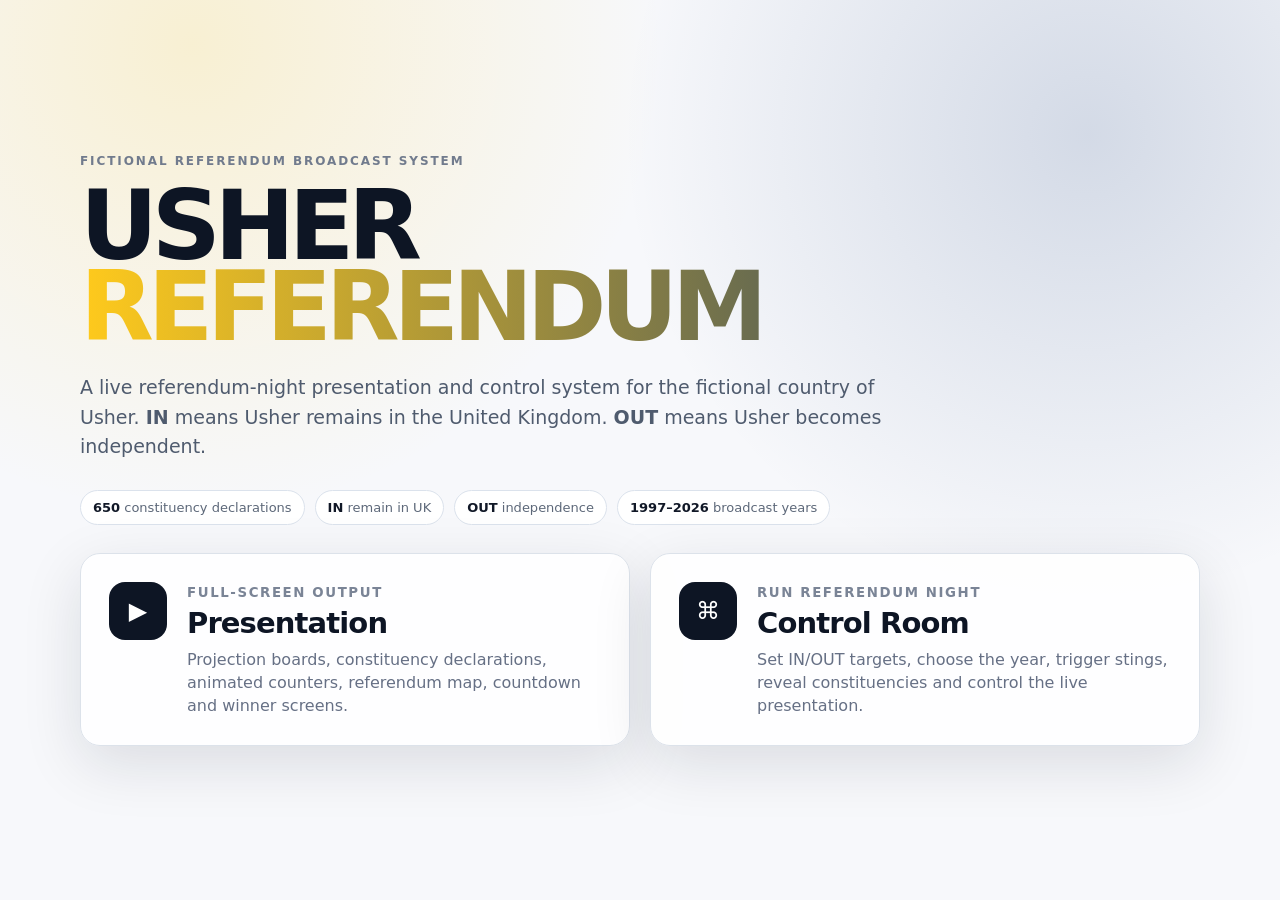
<file: index.html>
<!doctype html>
<html lang="en">
<head>
  <meta charset="utf-8">
  <meta name="viewport" content="width=device-width,initial-scale=1">
  <meta name="theme-color" content="#07101d">
  <title>Usher Referendum Studio</title>
  <link rel="stylesheet" href="styles.css">
</head>
<body class="landing">
  <main class="landing-shell">
    <div class="brand-chip">FICTIONAL REFERENDUM BROADCAST SYSTEM</div>
    <h1>USHER <span>REFERENDUM</span></h1>
    <p class="landing-copy">
      A live referendum-night presentation and control system for the fictional country of Usher.
      <strong>IN</strong> means Usher remains in the United Kingdom.
      <strong>OUT</strong> means Usher becomes independent.
    </p>

    <div class="status-strip">
      <span><b>650</b> constituency declarations</span>
      <span><b>IN</b> remain in UK</span>
      <span><b>OUT</b> independence</span>
      <span><b>1997–2026</b> broadcast years</span>
    </div>

    <section class="launch-grid">
      <a class="launch-card" href="presentation.html" target="_blank">
        <div class="launch-icon">▶</div>
        <div>
          <small>FULL-SCREEN OUTPUT</small>
          <h2>Presentation</h2>
          <p>Projection boards, constituency declarations, animated counters, referendum map, countdown and winner screens.</p>
        </div>
      </a>

      <a class="launch-card" href="control-room.html">
        <div class="launch-icon">⌘</div>
        <div>
          <small>RUN REFERENDUM NIGHT</small>
          <h2>Control Room</h2>
          <p>Set IN/OUT targets, choose the year, trigger stings, reveal constituencies and control the live presentation.</p>
        </div>
      </a>
    </section>
  </main>
</body>
</html>
</file>
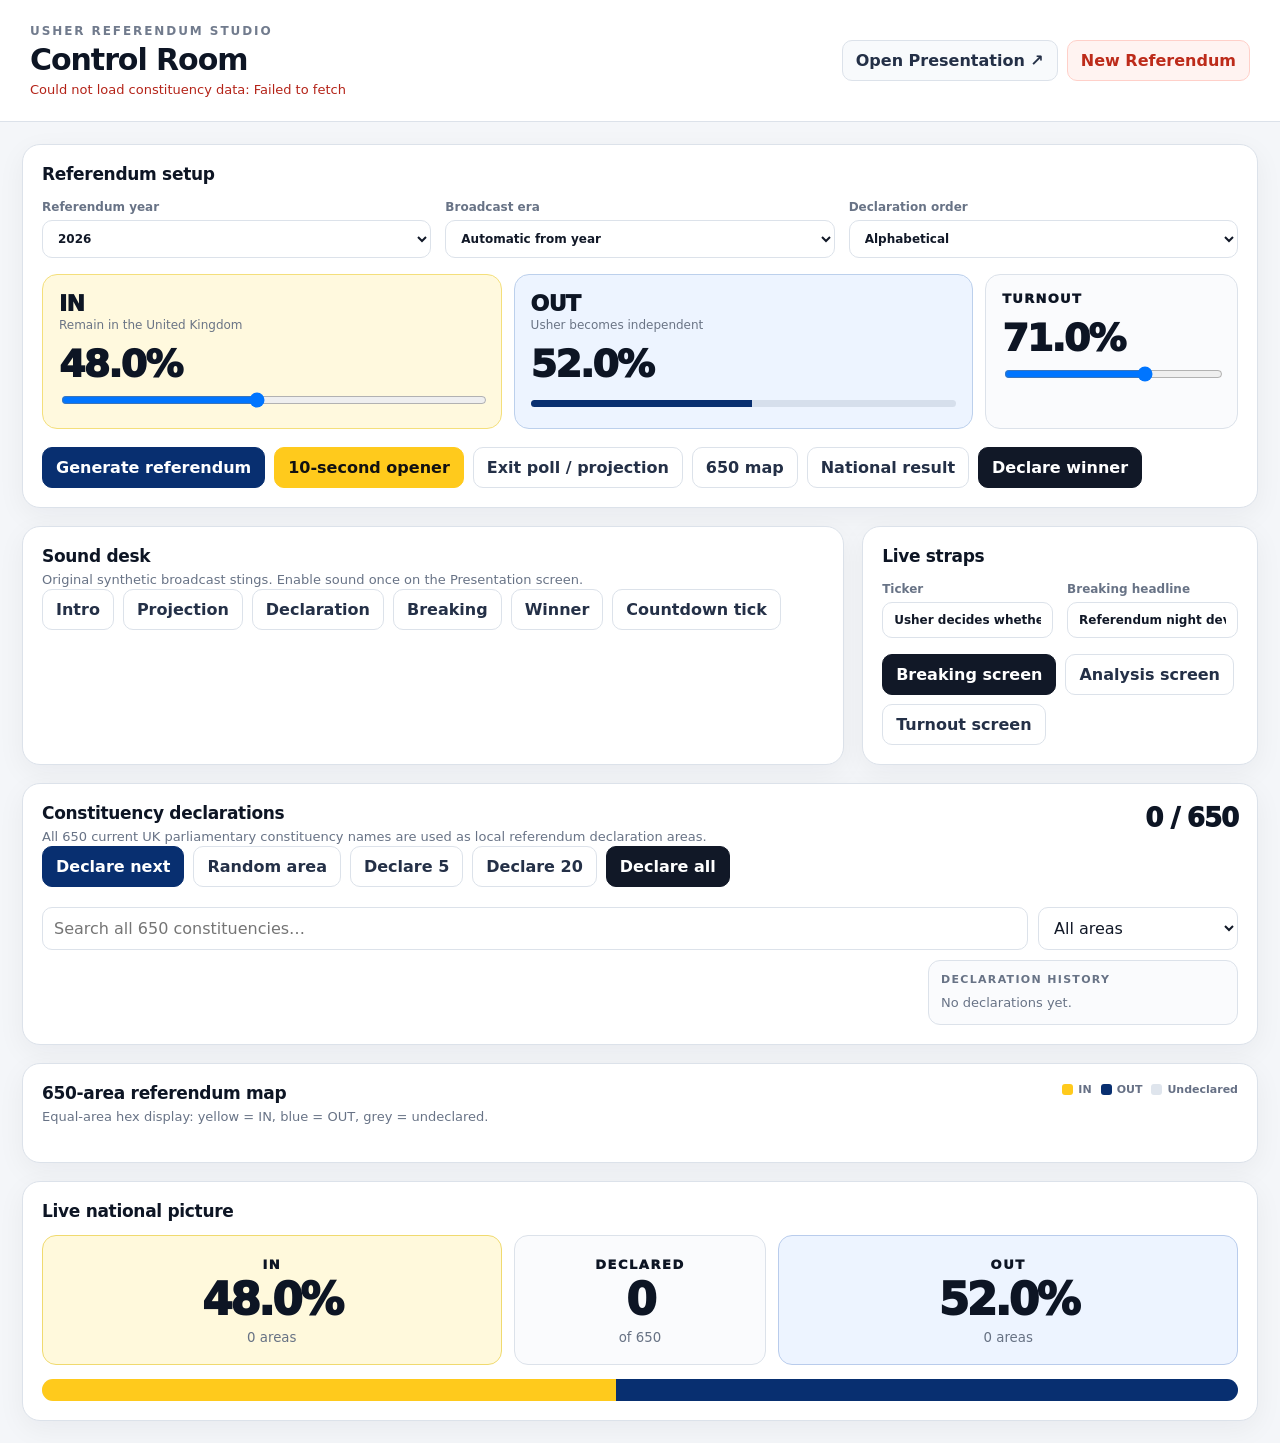
<file: control-room.html>
<!doctype html>
<html lang="en">
<head>
  <meta charset="utf-8">
  <meta name="viewport" content="width=device-width,initial-scale=1">
  <title>Usher Referendum — Control Room</title>
  <link rel="stylesheet" href="styles.css">
</head>
<body class="control-page">
  <header class="control-header">
    <div>
      <div class="eyebrow">USHER REFERENDUM STUDIO</div>
      <h1>Control Room</h1>
      <p id="dataStatus" class="header-sub">Loading all 650 constituency declaration areas…</p>
    </div>
    <div class="header-actions">
      <a href="presentation.html" target="_blank" class="button ghost">Open Presentation ↗</a>
      <button id="newReferendumBtn" class="button danger">New Referendum</button>
    </div>
  </header>

  <main class="control-layout">
    <section class="control-panel setup-panel">
      <div class="panel-title">Referendum setup</div>

      <div class="form-grid three">
        <label>Referendum year
          <select id="yearSelect"></select>
        </label>

        <label>Broadcast era
          <select id="themeSelect">
            <option value="auto">Automatic from year</option>
            <option value="1997">1997</option>
            <option value="2001">2001</option>
            <option value="2010">2010</option>
            <option value="2016">2016</option>
            <option value="2024">2024</option>
          </select>
        </label>

        <label>Declaration order
          <select id="declarationOrder">
            <option value="alphabetical">Alphabetical</option>
            <option value="random">Random</option>
            <option value="closest">Closest result first</option>
            <option value="landslide">Biggest landslide first</option>
          </select>
        </label>
      </div>

      <div class="referendum-target-grid">
        <div class="referendum-target in-target">
          <div class="side-label">IN</div>
          <div class="side-meaning">Remain in the United Kingdom</div>
          <output id="inTargetOutput">48.0%</output>
          <input id="inTarget" type="range" min="25" max="75" step="0.1" value="48">
        </div>

        <div class="referendum-target out-target">
          <div class="side-label">OUT</div>
          <div class="side-meaning">Usher becomes independent</div>
          <output id="outTargetOutput">52.0%</output>
          <div class="fake-range"><span id="outRangeFill"></span></div>
        </div>

        <div class="turnout-target">
          <div class="side-label smaller">TURNOUT</div>
          <output id="turnoutTargetOutput">71.0%</output>
          <input id="turnoutTarget" type="range" min="35" max="90" step="0.1" value="71">
        </div>
      </div>

      <div class="button-row">
        <button id="generateBtn" class="button primary">Generate referendum</button>
        <button id="countdownBtn" class="button accent">10-second opener</button>
        <button id="projectionBtn" class="button">Exit poll / projection</button>
        <button id="mapBtn" class="button">650 map</button>
        <button id="nationalBtn" class="button">National result</button>
        <button id="winnerBtn" class="button warning">Declare winner</button>
      </div>
    </section>

    <section class="control-panel">
      <div class="panel-title">Sound desk</div>
      <p class="muted">Original synthetic broadcast stings. Enable sound once on the Presentation screen.</p>
      <div class="sound-grid">
        <button class="button sting" data-sting="intro">Intro</button>
        <button class="button sting" data-sting="projection">Projection</button>
        <button class="button sting" data-sting="declaration">Declaration</button>
        <button class="button sting" data-sting="breaking">Breaking</button>
        <button class="button sting" data-sting="winner">Winner</button>
        <button class="button sting" data-sting="countdown">Countdown tick</button>
      </div>
    </section>

    <section class="control-panel">
      <div class="panel-title">Live straps</div>
      <div class="form-grid">
        <label>Ticker
          <input id="tickerInput" type="text" value="Usher decides whether to remain in the UK or become independent.">
        </label>
        <label>Breaking headline
          <input id="headlineInput" type="text" value="Referendum night develops across Usher">
        </label>
      </div>
      <div class="button-row">
        <button id="breakingBtn" class="button warning">Breaking screen</button>
        <button id="analysisBtn" class="button">Analysis screen</button>
        <button id="turnoutBtn" class="button">Turnout screen</button>
      </div>
    </section>

    <section class="control-panel declaration-panel">
      <div class="panel-heading-row">
        <div>
          <div class="panel-title">Constituency declarations</div>
          <p class="muted">All 650 current UK parliamentary constituency names are used as local referendum declaration areas.</p>
        </div>
        <div class="declaration-count" id="declarationCount">0 / 650</div>
      </div>

      <div class="button-row declaration-actions">
        <button id="nextDeclarationBtn" class="button primary">Declare next</button>
        <button id="randomDeclarationBtn" class="button">Random area</button>
        <button id="declareFiveBtn" class="button">Declare 5</button>
        <button id="declareTwentyBtn" class="button">Declare 20</button>
        <button id="declareAllBtn" class="button warning">Declare all</button>
      </div>

      <div class="seat-tools">
        <input id="seatSearch" type="search" placeholder="Search all 650 constituencies…">
        <select id="seatFilter">
          <option value="all">All areas</option>
          <option value="undeclared">Undeclared</option>
          <option value="declared">Declared</option>
          <option value="in">IN declarations</option>
          <option value="out">OUT declarations</option>
        </select>
      </div>

      <div class="declaration-workspace">
        <div id="declarationList" class="declaration-list"></div>
        <aside class="history-panel">
          <div class="mini-title">Declaration history</div>
          <div id="historyList" class="history-list"></div>
        </aside>
      </div>
    </section>

    <section class="control-panel map-control-panel">
      <div class="panel-heading-row">
        <div>
          <div class="panel-title">650-area referendum map</div>
          <p class="muted">Equal-area hex display: yellow = IN, blue = OUT, grey = undeclared.</p>
        </div>
        <div class="map-legend">
          <span class="legend-item"><i class="legend-dot in-dot"></i>IN</span>
          <span class="legend-item"><i class="legend-dot out-dot"></i>OUT</span>
          <span class="legend-item"><i class="legend-dot undec-dot"></i>Undeclared</span>
        </div>
      </div>
      <div id="controlHexMap" class="hex-map control-map"></div>
      <div id="mapTooltip" class="map-tooltip hidden"></div>
    </section>

    <section class="control-panel live-panel">
      <div class="panel-title">Live national picture</div>
      <div class="national-live-grid">
        <div class="live-side in">
          <span>IN</span>
          <strong id="liveInPct">—</strong>
          <small id="liveInAreas">0 areas</small>
        </div>
        <div class="live-middle">
          <span>DECLARED</span>
          <strong id="liveDeclared">0</strong>
          <small>of 650</small>
        </div>
        <div class="live-side out">
          <span>OUT</span>
          <strong id="liveOutPct">—</strong>
          <small id="liveOutAreas">0 areas</small>
        </div>
      </div>

      <div class="national-bar">
        <div id="liveInBar" class="national-in"></div>
        <div id="liveOutBar" class="national-out"></div>
      </div>
    </section>
  </main>

  <script src="data.js"></script>
  <script src="app.js"></script>
  <script>UsherReferendum.initControlRoom();</script>
</body>
</html>
</file>
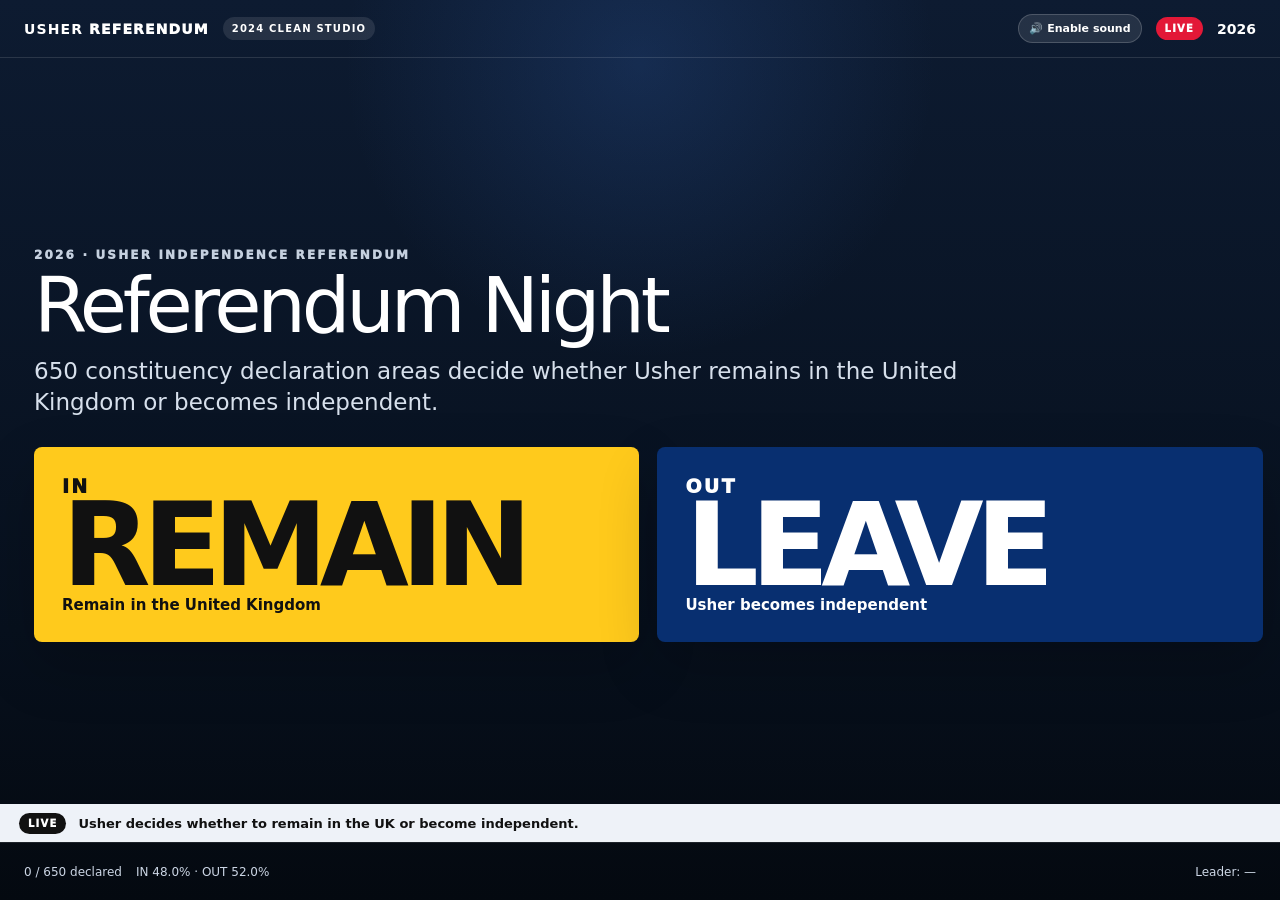
<file: presentation.html>
<!doctype html>
<html lang="en">
<head>
  <meta charset="utf-8">
  <meta name="viewport" content="width=device-width,initial-scale=1">
  <title>Usher Referendum — Presentation</title>
  <link rel="stylesheet" href="styles.css">
</head>
<body class="presentation-page">
  <div id="presentation" class="presentation-stage theme-2024">
    <header class="broadcast-topbar">
      <div class="broadcast-brand">USHER <b>REFERENDUM</b></div>
      <div id="eraChip" class="era-chip">2024 STYLE</div>
      <div class="top-spacer"></div>
      <button id="soundUnlock" class="sound-unlock">🔊 Enable sound</button>
      <div class="live-pill">LIVE</div>
      <div id="yearChip" class="year-chip">2026</div>
    </header>

    <main id="slideMount" class="slide-mount"></main>

    <div class="ticker-strip">
      <div class="ticker-label">LIVE</div>
      <div id="tickerText" class="ticker-text">Usher decides whether to remain in the UK or become independent.</div>
    </div>

    <footer class="broadcast-footer">
      <div id="declaredFooter">0 / 650 declared</div>
      <div id="nationalFooter">IN — · OUT —</div>
      <div id="leaderFooter">Leader: —</div>
    </footer>
  </div>

  <script src="data.js"></script>
  <script src="app.js"></script>
  <script>UsherReferendum.initPresentation();</script>
</body>
</html>
</file>
<file: styles.css>
:root{
  --bg:#f4f6f9;
  --surface:#ffffff;
  --ink:#0d1524;
  --muted:#687386;
  --line:#dce2ea;
  --in:#ffca1c;
  --in-ink:#111111;
  --out:#082f70;
  --out-ink:#ffffff;
  --shadow:0 18px 60px rgba(14,25,44,.12);
}
*{box-sizing:border-box}
html,body{margin:0;min-height:100%;font-family:Inter,ui-sans-serif,system-ui,-apple-system,BlinkMacSystemFont,"Segoe UI",sans-serif;color:var(--ink)}
button,input,select{font:inherit}
button{cursor:pointer}
a{text-decoration:none;color:inherit}
.hidden{display:none!important}

/* Landing */
.landing{
  min-height:100vh;display:grid;place-items:center;padding:34px;
  background:
    radial-gradient(circle at 15% 5%,rgba(255,202,28,.18),transparent 34%),
    radial-gradient(circle at 85% 15%,rgba(8,47,112,.15),transparent 35%),
    #f7f8fb;
}
.landing-shell{width:min(1120px,100%)}
.brand-chip,.eyebrow{font-size:12px;letter-spacing:.16em;font-weight:850;color:#717b8d}
.landing h1{font-size:clamp(54px,7.5vw,108px);line-height:.84;letter-spacing:-.065em;margin:18px 0 26px}
.landing h1 span{display:block;background:linear-gradient(90deg,var(--in),var(--out));-webkit-background-clip:text;color:transparent}
.landing-copy{max-width:850px;font-size:19px;line-height:1.55;color:#4f5b6e}
.status-strip{display:flex;flex-wrap:wrap;gap:10px;margin:28px 0}
.status-strip span{padding:9px 12px;border:1px solid #dbe2ec;background:#fff;border-radius:999px;color:#5d6879;font-size:13px}
.status-strip b{color:#111827}
.launch-grid{display:grid;grid-template-columns:1fr 1fr;gap:20px;margin-top:26px}
.launch-card{display:flex;gap:20px;padding:28px;background:rgba(255,255,255,.9);border:1px solid var(--line);border-radius:20px;box-shadow:var(--shadow);transition:.22s transform,.22s box-shadow}
.launch-card:hover{transform:translateY(-4px);box-shadow:0 24px 72px rgba(14,25,44,.16)}
.launch-icon{width:58px;height:58px;border-radius:16px;display:grid;place-items:center;background:#0d1524;color:#fff;font-size:24px;flex:0 0 auto}
.launch-card small{font-weight:850;letter-spacing:.12em;color:#7a8496}
.launch-card h2{font-size:29px;margin:5px 0 8px;letter-spacing:-.03em}
.launch-card p{margin:0;color:#667085;line-height:1.45}

/* Control */
.control-page{background:var(--bg);min-height:100vh}
.control-header{
  padding:24px 30px;background:#fff;border-bottom:1px solid var(--line);
  display:flex;justify-content:space-between;gap:20px;align-items:center;position:sticky;top:0;z-index:30;
}
.control-header h1{margin:4px 0 0;font-size:30px;letter-spacing:-.035em}
.header-sub{margin:5px 0 0;color:var(--muted);font-size:13px}
.header-actions,.button-row,.sound-grid{display:flex;gap:9px;flex-wrap:wrap}
.control-layout{padding:22px;display:grid;grid-template-columns:minmax(0,1.35fr) minmax(360px,.65fr);gap:18px;max-width:1740px;margin:auto}
.control-panel{background:#fff;border:1px solid var(--line);border-radius:18px;padding:19px;box-shadow:0 8px 28px rgba(14,25,44,.05)}
.setup-panel,.declaration-panel,.map-control-panel,.live-panel{grid-column:span 2}
.panel-title{font-size:17px;font-weight:900;letter-spacing:-.018em}
.muted{margin:5px 0 0;color:var(--muted);font-size:13px;line-height:1.4}
.panel-heading-row{display:flex;justify-content:space-between;align-items:flex-start;gap:18px}
.form-grid{display:grid;grid-template-columns:repeat(2,minmax(0,1fr));gap:14px;margin:16px 0}
.form-grid.three{grid-template-columns:repeat(3,minmax(0,1fr))}
label{font-size:12px;font-weight:800;color:var(--muted)}
select,input[type=text],input[type=search]{
  width:100%;margin-top:6px;border:1px solid var(--line);border-radius:10px;padding:10px 11px;background:#fff;color:#111827;
}
.button{border:1px solid var(--line);background:#fff;padding:10px 13px;border-radius:10px;font-weight:850;color:#243047}
.button.primary{background:var(--out);border-color:var(--out);color:#fff}
.button.accent{background:var(--in);border-color:var(--in);color:#111}
.button.warning{background:#111827;border-color:#111827;color:#fff}
.button.danger{background:#fff3f1;border-color:#ffd0c9;color:#bd2b1a}
.button.ghost{background:#f8fafc}

.referendum-target-grid{display:grid;grid-template-columns:1fr 1fr .55fr;gap:12px;margin:16px 0 18px}
.referendum-target,.turnout-target{border:1px solid var(--line);border-radius:15px;padding:16px;position:relative;overflow:hidden}
.in-target{background:#fff9de;border-color:#f4df7b}
.out-target{background:#edf4ff;border-color:#bcd0ec}
.turnout-target{background:#fafbfd}
.side-label{font-size:22px;font-weight:950;letter-spacing:-.03em}
.side-label.smaller{font-size:13px;letter-spacing:.1em}
.side-meaning{font-size:12px;color:#6a7485;margin-top:2px}
.referendum-target output,.turnout-target output{display:block;font-size:38px;font-weight:950;letter-spacing:-.05em;margin:10px 0 4px}
.referendum-target input,.turnout-target input{width:100%}
.fake-range{height:7px;background:#d6dfec;border-radius:999px;margin-top:14px;overflow:hidden}
.fake-range span{display:block;height:100%;background:var(--out)}

.declaration-count{font-size:26px;font-weight:950;letter-spacing:-.04em}
.seat-tools{display:grid;grid-template-columns:1fr 200px;gap:10px;margin:14px 0 10px}
.declaration-workspace{display:grid;grid-template-columns:minmax(0,1fr) 310px;gap:14px}
.declaration-list{display:grid;grid-template-columns:repeat(4,minmax(0,1fr));gap:7px;max-height:430px;overflow:auto;padding-right:4px}
.declaration-item{
  border:1px solid var(--line);border-radius:9px;padding:9px;background:#fbfcfe;text-align:left;
  display:flex;justify-content:space-between;gap:8px;font-size:12px;min-height:48px;align-items:center;
}
.declaration-item:hover{border-color:#98add0}
.declaration-item.declared-in{background:#fff9dc;border-color:#f2db6e}
.declaration-item.declared-out{background:#edf4ff;border-color:#b9ccec}
.declaration-item b{font-size:11px}
.history-panel{border:1px solid var(--line);border-radius:12px;background:#fafbfd;padding:12px;max-height:430px;overflow:auto}
.mini-title{text-transform:uppercase;font-size:11px;letter-spacing:.12em;font-weight:900;color:#687386;margin-bottom:8px}
.history-entry{display:grid;grid-template-columns:1fr auto;gap:8px;padding:9px 0;border-bottom:1px solid #e9edf3;font-size:12px}
.history-entry:last-child{border-bottom:0}
.history-entry b{font-weight:950}

.map-legend{display:flex;gap:9px;flex-wrap:wrap;justify-content:flex-end}
.legend-item{display:flex;align-items:center;gap:5px;font-size:11px;font-weight:850;color:#667085}
.legend-dot{width:11px;height:11px;border-radius:3px}
.in-dot{background:var(--in)}
.out-dot{background:var(--out)}
.undec-dot{background:#dfe5ed}
.hex-map{display:grid;grid-template-columns:repeat(26,minmax(10px,1fr));gap:3px;margin-top:16px}
.hex-seat{
  aspect-ratio:1/.88;border:0;padding:0;
  clip-path:polygon(25% 0,75% 0,100% 50%,75% 100%,25% 100%,0 50%);
  background:#dfe5ed;transition:.18s transform,.18s filter,.18s background;position:relative;
}
.hex-seat:hover{transform:scale(1.45);z-index:4;filter:brightness(1.06)}
.map-tooltip{
  position:fixed;z-index:200;background:#08111f;color:#fff;border:1px solid rgba(255,255,255,.15);
  border-radius:10px;padding:10px 11px;font-size:12px;pointer-events:none;box-shadow:0 14px 35px rgba(0,0,0,.28);max-width:280px;
}
.national-live-grid{display:grid;grid-template-columns:1fr .55fr 1fr;gap:12px;margin-top:14px}
.live-side,.live-middle{border-radius:14px;padding:18px;text-align:center;border:1px solid var(--line)}
.live-side.in{background:#fff9dc;border-color:#f0da6f}
.live-side.out{background:#edf4ff;border-color:#b9ccec}
.live-middle{background:#fafbfd}
.live-side span,.live-middle span{font-size:13px;letter-spacing:.12em;font-weight:950}
.live-side strong,.live-middle strong{display:block;font-size:44px;line-height:1;font-weight:950;letter-spacing:-.06em;margin:5px 0}
.live-side small,.live-middle small{color:#677284}
.national-bar{height:22px;background:#e6ebf2;border-radius:999px;display:flex;overflow:hidden;margin-top:14px}
.national-in{background:var(--in);width:50%;transition:width .55s ease}
.national-out{background:var(--out);width:50%;transition:width .55s ease}

/* Presentation */
.presentation-page{margin:0;background:#050a12;overflow:hidden}
.presentation-stage{
  --studio-bg:#07101d;
  --studio-bg2:#0d1d35;
  --panel:#082f70;
  --panel-text:#fff;
  --header-bg:#fff;
  --header-text:#111;
  --glass:rgba(255,255,255,.08);
  width:100vw;height:100vh;color:#fff;display:flex;flex-direction:column;position:relative;
  background:radial-gradient(circle at 50% 7%,rgba(51,102,187,.24),transparent 28%),linear-gradient(180deg,var(--studio-bg2),var(--studio-bg) 70%,#040910);
}
.broadcast-topbar,.broadcast-footer{height:58px;display:flex;align-items:center;gap:14px;padding:0 24px;z-index:5}
.broadcast-topbar{border-bottom:1px solid rgba(255,255,255,.12)}
.broadcast-brand{font-size:14px;letter-spacing:.08em;font-weight:800}
.broadcast-brand b{font-weight:950}
.era-chip{font-size:10px;font-weight:900;letter-spacing:.12em;background:rgba(255,255,255,.1);padding:6px 9px;border-radius:999px}
.top-spacer{flex:1}
.sound-unlock{background:rgba(255,255,255,.1);border:1px solid rgba(255,255,255,.18);color:#fff;border-radius:999px;padding:7px 10px;font-size:11px;font-weight:800}
.live-pill{background:#e31837;border-radius:999px;padding:6px 9px;font-size:10px;font-weight:950;letter-spacing:.12em}
.year-chip{font-size:14px;font-weight:900}
.slide-mount{flex:1;display:grid;place-items:center;overflow:hidden;padding:22px 34px}
.ticker-strip{height:38px;background:#eef2f8;color:#111;display:flex;align-items:center;gap:12px;padding:0 19px}
.ticker-label{background:#111;color:#fff;border-radius:999px;padding:5px 9px;font-size:10px;letter-spacing:.12em;font-weight:950}
.ticker-text{font-size:13px;font-weight:750;white-space:nowrap;overflow:hidden;text-overflow:ellipsis}
.broadcast-footer{border-top:1px solid rgba(255,255,255,.1);font-size:12px;color:#ccd6e5}
.broadcast-footer #leaderFooter{margin-left:auto}

.slide{width:min(1540px,96vw);height:min(780px,calc(100vh - 170px));position:relative;display:grid;align-items:center}
.slide-kicker{font-size:12px;text-transform:uppercase;letter-spacing:.18em;font-weight:950;color:#c5d0df}
.slide-title{font-size:clamp(46px,6vw,96px);line-height:.92;letter-spacing:-.055em;margin:9px 0 14px}
.slide-subtitle{font-size:clamp(18px,1.8vw,27px);line-height:1.38;color:#d7e0ec;max-width:1020px}
.hero{position:relative;z-index:2}

/* Projection card matching the supplied reference structure */
.projection-stage{display:grid;place-items:center}
.projection-card{
  width:min(1100px,90vw);
  box-shadow:0 34px 90px rgba(0,0,0,.36);
  transform:perspective(1400px) rotateX(.8deg);
}
.projection-header{
  min-height:74px;background:var(--header-bg);color:var(--header-text);
  display:grid;place-items:center;text-align:center;padding:12px 22px;
  font-size:clamp(27px,2.9vw,48px);font-weight:430;letter-spacing:.018em;
}
.projection-body{
  background:var(--winner-colour);color:var(--winner-text);
  padding:24px 28px 38px;text-align:center;
}
.projection-small{
  font-size:clamp(34px,4vw,68px);
  line-height:.95;font-weight:480;letter-spacing:.015em;
}
.projection-big{
  font-size:clamp(145px,18vw,310px);
  line-height:.76;font-weight:470;letter-spacing:-.07em;margin-top:10px;
}
.projection-detail{
  font-size:clamp(18px,1.8vw,28px);font-weight:760;margin-top:20px;
}
.projection-split{
  display:flex;justify-content:center;gap:18px;margin-top:15px;font-size:14px;font-weight:900;
}
.projection-split span{background:rgba(255,255,255,.16);padding:8px 12px;border-radius:999px}

.result-split{display:grid;grid-template-columns:1fr 1fr;gap:18px;margin-top:28px}
.result-side{border-radius:8px;padding:28px;box-shadow:0 24px 60px rgba(0,0,0,.2)}
.result-side.in{background:var(--in);color:var(--in-ink)}
.result-side.out{background:var(--out);color:var(--out-ink)}
.result-side span{font-size:19px;font-weight:950;letter-spacing:.12em}
.result-side strong{display:block;font-size:clamp(72px,9vw,140px);line-height:.85;letter-spacing:-.07em}
.result-side small{font-size:15px;font-weight:750}

.parliament-layout{display:grid;grid-template-columns:.75fr 1.25fr;gap:24px;align-items:center}
.presentation-map{grid-template-columns:repeat(26,minmax(7px,1fr));gap:2px;margin:0}
.presentation-map .hex-seat{pointer-events:none}
.map-caption{text-align:center;color:#c9d3e2;font-size:12px;margin-top:10px}

.declaration-result{display:grid;grid-template-columns:1.05fr .95fr;gap:28px;align-items:center}
.declaration-name{font-size:clamp(42px,5vw,82px);font-weight:950;line-height:.94;letter-spacing:-.05em}
.declaration-winner{
  background:var(--winner-colour);color:var(--winner-text);
  border-radius:5px;padding:28px;text-align:center;box-shadow:0 28px 70px rgba(0,0,0,.26)
}
.declaration-winner small{font-size:12px;text-transform:uppercase;letter-spacing:.14em;font-weight:900}
.declaration-winner b{display:block;font-size:clamp(74px,9vw,150px);line-height:.82;letter-spacing:-.065em;margin:15px 0}
.declaration-winner strong{display:block;font-size:clamp(35px,4vw,62px);line-height:.9;letter-spacing:-.04em}

.stat-grid{display:grid;grid-template-columns:repeat(4,1fr);gap:12px;margin-top:28px}
.stat-tile{background:var(--glass);border:1px solid rgba(255,255,255,.12);border-radius:18px;padding:20px}
.stat-tile span{display:block;font-size:11px;text-transform:uppercase;letter-spacing:.11em;font-weight:900;color:#cbd5e4}
.stat-tile strong{display:block;font-size:clamp(34px,4vw,60px);letter-spacing:-.05em;margin-top:3px}
.odometer{font-variant-numeric:tabular-nums}

.countdown-wrap{text-align:center}
.countdown-kicker{font-size:clamp(24px,2.6vw,42px);text-transform:uppercase;letter-spacing:.12em;font-weight:800}
.countdown-number{font-size:clamp(210px,28vw,470px);line-height:.74;font-weight:300;letter-spacing:-.08em}
.countdown-footer{font-size:clamp(20px,2vw,34px);font-weight:800;margin-top:20px}

.breaking-chip{display:inline-block;background:#d20b2e;padding:8px 12px;border-radius:999px;font-size:12px;text-transform:uppercase;letter-spacing:.13em;font-weight:950}
.breaking-title{font-size:clamp(54px,7vw,120px);line-height:.9;letter-spacing:-.055em;font-weight:950;margin-top:14px}
.recent-strip{display:flex;gap:9px;margin-top:22px;flex-wrap:wrap}
.recent-pill{background:rgba(255,255,255,.1);border:1px solid rgba(255,255,255,.12);padding:8px 10px;border-radius:999px;font-size:12px}

/* Year eras */
.theme-1997{
  --studio-bg:#7f654b;--studio-bg2:#d8c2a5;--panel:#0a326e;--panel-text:#fff;--header-bg:#f4f2ed;--header-text:#111;--glass:rgba(11,48,103,.18);
  background:linear-gradient(180deg,#e1ceb5,#bda17d 46%,#765b40);
}
.theme-1997 .broadcast-topbar{background:rgba(246,240,230,.88);color:#111;border-bottom:1px solid rgba(0,0,0,.18)}
.theme-1997 .era-chip{background:#0a326e;color:#fff}
.theme-1997 .sound-unlock{color:#111;border-color:rgba(0,0,0,.15);background:rgba(255,255,255,.45)}
.theme-1997 .projection-card{border:1px solid rgba(255,255,255,.45)}
.theme-1997 .projection-header{font-weight:400}
.theme-1997 .ticker-strip{background:#efe6d9}

.theme-2001{
  --studio-bg:#355276;--studio-bg2:#c2cedd;--panel:#11458e;--panel-text:#fff;--header-bg:#fff;--header-text:#151515;--glass:rgba(255,255,255,.14);
  background:radial-gradient(circle at 50% 0%,rgba(255,255,255,.24),transparent 25%),linear-gradient(180deg,#d5dbe4,#7f93af 52%,#3f587b);
}
.theme-2001 .projection-card{filter:drop-shadow(0 22px 34px rgba(0,0,0,.23))}
.theme-2001 .projection-body{box-shadow:inset 0 1px 0 rgba(255,255,255,.2)}

.theme-2010{
  --studio-bg:#09111d;--studio-bg2:#22324b;--panel:#173c72;--panel-text:#fff;--header-bg:#f6f8fb;--header-text:#111;--glass:rgba(255,255,255,.08);
  background:radial-gradient(circle at 50% 10%,rgba(89,122,172,.28),transparent 28%),linear-gradient(180deg,#24334a,#101a2b 55%,#080e17);
}
.theme-2010 .projection-card{transform:perspective(1400px) rotateY(-.8deg) rotateX(.6deg)}
.theme-2010 .projection-header{font-weight:650;text-transform:uppercase;font-size:clamp(24px,2.4vw,40px)}

.theme-2016{
  --studio-bg:#765f45;--studio-bg2:#dac7a9;--panel:#062d66;--panel-text:#fff;--header-bg:#f3f1eb;--header-text:#111;--glass:rgba(8,44,96,.16);
  background:radial-gradient(circle at 50% 10%,rgba(255,255,255,.17),transparent 24%),linear-gradient(180deg,#dec9aa,#b79c78 44%,#785d41);
}
.theme-2016 .broadcast-topbar{background:rgba(246,240,231,.22)}
.theme-2016 .projection-header{font-weight:430}
.theme-2016 .ticker-strip{background:#eee5d8}

.theme-2024{
  --studio-bg:#07101d;--studio-bg2:#0d1d35;--panel:#082f70;--panel-text:#fff;--header-bg:#fff;--header-text:#111;--glass:rgba(255,255,255,.08);
  background:radial-gradient(circle at 50% 7%,rgba(51,102,187,.24),transparent 28%),linear-gradient(180deg,#0d1b31,#07101d 70%,#040910);
}
.theme-2024 .projection-card{border-radius:6px;overflow:hidden}

.fade-in{animation:fadeIn .45s ease both}
.rise-in{animation:riseIn .58s cubic-bezier(.2,.8,.2,1) both}
.slam-in{animation:slamIn .55s cubic-bezier(.2,.9,.2,1) both}
@keyframes fadeIn{from{opacity:0}to{opacity:1}}
@keyframes riseIn{from{opacity:0;transform:translateY(24px) scale(.985)}to{opacity:1;transform:none}}
@keyframes slamIn{0%{opacity:0;transform:scale(1.1)}100%{opacity:1;transform:scale(1)}}

@media(max-width:1000px){
  .control-layout{grid-template-columns:1fr}
  .setup-panel,.declaration-panel,.map-control-panel,.live-panel{grid-column:auto}
  .referendum-target-grid{grid-template-columns:1fr}
  .declaration-list{grid-template-columns:repeat(3,1fr)}
  .declaration-workspace{grid-template-columns:1fr}
  .parliament-layout,.declaration-result{grid-template-columns:1fr}
}
@media(max-width:760px){
  .launch-grid{grid-template-columns:1fr}
  .form-grid,.form-grid.three{grid-template-columns:1fr}
  .declaration-list{grid-template-columns:repeat(2,1fr)}
  .seat-tools{grid-template-columns:1fr}
  .national-live-grid{grid-template-columns:1fr}
  .result-split{grid-template-columns:1fr}
  #nationalFooter{display:none}
  .slide-mount{padding:14px}
}
</file>
